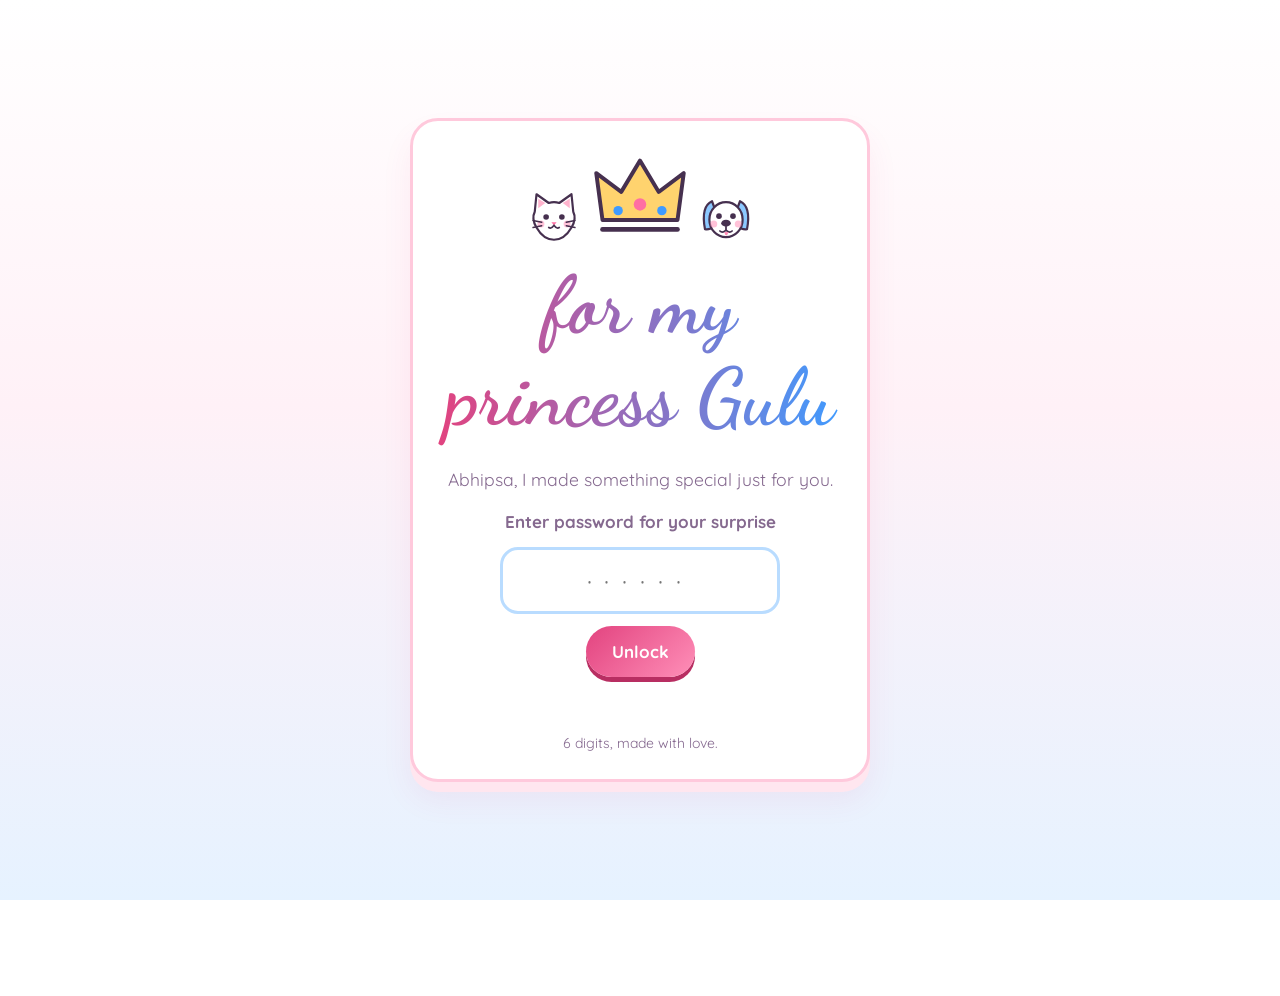
<file: index.html>
<!doctype html>
<html lang="en" data-page="gate">
<head>
<meta charset="utf-8">
<meta name="viewport" content="width=device-width, initial-scale=1, viewport-fit=cover">
<title>for my princess Gulu</title>
<link rel="preconnect" href="https://fonts.googleapis.com">
<link rel="preconnect" href="https://fonts.gstatic.com" crossorigin>
<link rel="stylesheet" href="https://fonts.googleapis.com/css2?family=Dancing+Script:wght@700&family=Quicksand:wght@500;700&display=swap">
<link rel="stylesheet" href="style.css">
<script src="script.js"></script>
</head>
<body>
<main class="wrap gate">
  <div class="card" id="gate-card">
    <div style="display:flex;gap:8px;align-items:flex-end">
      <span class="sticker bob" data-s="cat"></span>
      <span class="sticker lg wiggle" data-s="crown"></span>
      <span class="sticker bob delay2" data-s="dog"></span>
    </div>
    <h1 class="title">for my princess Gulu</h1>
    <p class="sub">Abhipsa, I made something special just for you.</p>
    <form id="gate-form" autocomplete="off" style="display:grid;gap:12px;justify-items:center;width:100%">
      <label for="pw">Enter password for your surprise</label>
      <input id="pw" type="password" inputmode="numeric" maxlength="6" placeholder="······" autocomplete="off" aria-describedby="msg">
      <button class="btn" type="submit">Unlock</button>
    </form>
    <p class="msg" id="msg" role="status"></p>
    <p class="hint" id="hint" hidden>Hint: the day you said that you too love me the first time</p>
    <p class="small">6 digits, made with love.</p>
  </div>
</main>
</body>
</html>
</file>
<file: style.css>
/* For my princess Gulu: pink and white, with a lot of blue (her favourite colour). */
:root {
  --pink: #ff8fb8;
  --pink-deep: #e2437f;
  --pink-soft: #ffe6ef;
  --pink-line: #ffc9dc;
  --blue: #3f9bff;
  --blue-deep: #2a6fd6;
  --blue-soft: #e3f1ff;
  --blue-line: #b9dcff;
  --ink: #46304f;
  --muted: #85698f;
  --script: "Dancing Script", "Brush Script MT", cursive;
  --body: "Quicksand", system-ui, -apple-system, "Segoe UI", sans-serif;
}
* { box-sizing: border-box; }
[hidden] { display: none !important; }
html { scroll-behavior: smooth; }
body {
  margin: 0; min-height: 100vh;
  font-family: var(--body); font-size: 17px; line-height: 1.6; color: var(--ink);
  background: linear-gradient(180deg, #ffffff 0%, #fff1f7 45%, #e6f2ff 100%) fixed;
  overflow-x: hidden;
  padding-bottom: 96px;
}
h1, h2, h3 { margin: 0; line-height: 1.15; }
p { margin: 0; }
a { color: inherit; }
.wrap { position: relative; z-index: 2; max-width: 980px; margin: 0 auto; padding: 0 16px; }

/* top navigation */
.top { display: flex; flex-wrap: wrap; align-items: center; justify-content: space-between; gap: 10px 20px; padding: 16px 0 8px; }
.brand { font-family: var(--script); font-size: 1.9rem; font-weight: 700; color: var(--pink-deep); text-decoration: none; }
.links { display: flex; flex-wrap: wrap; gap: 8px; }
.links a { text-decoration: none; font-weight: 700; font-size: 15px; padding: 8px 16px; border-radius: 999px; background: #fff; border: 2px solid var(--pink-line); color: var(--ink); transition: transform .2s, background .2s; }
.links a:hover { transform: translateY(-2px); background: var(--pink-soft); }
.links a[aria-current="page"] { background: var(--pink-deep); border-color: var(--pink-deep); color: #fff; }

/* headings */
.title { font-family: var(--script); font-weight: 700; font-size: clamp(2.6rem, 10vw, 5rem); background: linear-gradient(90deg, var(--pink-deep), var(--blue)); -webkit-background-clip: text; background-clip: text; color: transparent; padding-bottom: .1em; }
.page-title { font-family: var(--script); font-weight: 700; font-size: clamp(2.2rem, 8vw, 3.6rem); color: var(--pink-deep); }
.sub { color: var(--muted); font-size: 1.1rem; max-width: 46ch; }
.hero { text-align: center; padding: 28px 0 12px; display: grid; justify-items: center; gap: 12px; }
.head { text-align: center; padding: 24px 0 18px; display: grid; justify-items: center; gap: 8px; }

/* cards and buttons */
.card { background: #fff; border: 3px solid var(--pink-line); border-radius: 28px; padding: 24px; box-shadow: 0 10px 0 var(--pink-soft), 0 18px 30px rgba(226, 67, 127, .08); }
.card.blue { border-color: var(--blue-line); box-shadow: 0 10px 0 var(--blue-soft), 0 18px 30px rgba(63, 155, 255, .1); }
.btn { font: inherit; font-weight: 700; border: 0; cursor: pointer; padding: 12px 26px; border-radius: 999px; color: #fff; background: linear-gradient(135deg, var(--pink-deep), var(--pink)); box-shadow: 0 5px 0 #b82e62; transition: transform .15s, box-shadow .15s; text-decoration: none; display: inline-block; }
.btn:hover { transform: translateY(-2px); }
.btn:active { transform: translateY(3px); box-shadow: 0 2px 0 #b82e62; }
.btn.blue { background: linear-gradient(135deg, var(--blue-deep), var(--blue)); box-shadow: 0 5px 0 #1d56ad; }
.btn.blue:active { box-shadow: 0 2px 0 #1d56ad; }
a:focus-visible, button:focus-visible, input:focus-visible { outline: 3px solid var(--blue); outline-offset: 3px; }

/* stickers and animation */
.sticker { display: inline-block; width: 56px; height: 56px; flex: none; }
.sticker svg { width: 100%; height: 100%; display: block; }
.sticker.lg { width: 100px; height: 100px; }
.sticker.xl { width: 130px; height: 130px; }
.bob { animation: bob 2.6s ease-in-out infinite; }
.wiggle { animation: wiggle 2.2s ease-in-out infinite; }
.pulse { animation: pulse 1.6s ease-in-out infinite; }
.twinkle { animation: twinkle 2s ease-in-out infinite; }
.delay1 { animation-delay: .4s; } .delay2 { animation-delay: .9s; } .delay3 { animation-delay: 1.4s; }
@keyframes bob { 0%, 100% { transform: translateY(0); } 50% { transform: translateY(-10px); } }
@keyframes wiggle { 0%, 100% { transform: rotate(-6deg); } 50% { transform: rotate(6deg); } }
@keyframes pulse { 0%, 100% { transform: scale(1); } 50% { transform: scale(1.12); } }
@keyframes twinkle { 0%, 100% { opacity: .35; transform: scale(.8); } 50% { opacity: 1; transform: scale(1.1); } }
@keyframes shake { 0%, 100% { transform: translateX(0); } 20% { transform: translateX(-10px); } 40% { transform: translateX(10px); } 60% { transform: translateX(-7px); } 80% { transform: translateX(7px); } }
.shake { animation: shake .45s; }
.floaters { position: fixed; inset: 0; z-index: 1; overflow: hidden; pointer-events: none; }
.floaters .f { position: absolute; bottom: -80px; opacity: .55; animation: rise linear infinite; }
@keyframes rise { 0% { transform: translateY(0) rotate(0); } 100% { transform: translateY(-115vh) rotate(40deg); } }
.pals { position: fixed; bottom: 0; z-index: 5; width: 74px; height: 74px; border: 0; background: none; padding: 0; cursor: pointer; }
.pals.left { left: max(8px, env(safe-area-inset-left, 0px)); }
.pals.right { right: max(8px, env(safe-area-inset-right, 0px)); }
.fx-bit { position: fixed; z-index: 50; width: 30px; height: 30px; pointer-events: none; }
.fx-bit svg { width: 100%; height: 100%; }

/* gate page */
.gate { min-height: 100vh; display: grid; place-items: center; padding: 28px 0; }
.gate .card { width: min(460px, 100%); text-align: center; display: grid; gap: 14px; justify-items: center; }
.gate input { font: inherit; font-size: 1.6rem; letter-spacing: .5em; text-align: center; width: min(280px, 100%); padding: 10px 12px; border-radius: 18px; border: 3px solid var(--blue-line); background: #fff; color: var(--ink); }
.gate label { font-weight: 700; color: var(--muted); }
.msg { min-height: 1.6em; font-weight: 700; color: var(--pink-deep); }
.hint { background: var(--blue-soft); border: 2px dashed var(--blue); color: var(--blue-deep); border-radius: 18px; padding: 12px 16px; font-weight: 700; }
.small { font-size: 14px; color: var(--muted); }

/* home doors */
.counter { display: grid; justify-items: center; gap: 6px; margin: 16px auto 0; width: min(560px, 100%); text-align: center; }
.counter .big { font-family: var(--script); font-size: clamp(2rem, 8vw, 3rem); font-weight: 700; color: var(--blue-deep); }
.doors { display: grid; grid-template-columns: repeat(auto-fit, minmax(220px, 1fr)); gap: 18px; margin-top: 26px; }
.door { text-decoration: none; display: grid; justify-items: center; gap: 8px; text-align: center; padding: 22px 18px; background: #fff; border: 3px solid var(--pink-line); border-radius: 28px; box-shadow: 0 8px 0 var(--pink-soft); transition: transform .2s; }
.door:nth-child(even) { border-color: var(--blue-line); box-shadow: 0 8px 0 var(--blue-soft); }
.door:hover { transform: translateY(-6px) rotate(-1deg); }
.door h2 { font-family: var(--script); font-size: 2rem; color: var(--pink-deep); }
.door:nth-child(even) h2 { color: var(--blue-deep); }
.door p { color: var(--muted); font-size: 15px; }

/* messages */
.mails { display: grid; grid-template-columns: repeat(auto-fit, minmax(290px, 1fr)); gap: 18px; align-items: start; }
.mail { padding: 0; overflow: hidden; }
.mail > button { width: 100%; font: inherit; color: inherit; background: none; border: 0; cursor: pointer; display: flex; align-items: center; gap: 14px; padding: 18px 20px; text-align: left; }
.mail h2 { font-family: var(--script); font-size: 1.8rem; color: var(--pink-deep); }
.mail.blue h2 { color: var(--blue-deep); }
.mail .tap { font-size: 13px; color: var(--muted); font-weight: 700; }
.mail .body { display: grid; grid-template-rows: 0fr; transition: grid-template-rows .45s ease; }
.mail.open .body { grid-template-rows: 1fr; }
.mail .body > div { overflow: hidden; }
.mail .body p { padding: 0 22px 22px; font-size: 1.05rem; }

/* photos */
.photos { display: grid; grid-template-columns: repeat(auto-fit, minmax(240px, 1fr)); gap: 30px 22px; padding: 12px 0; }
.polaroid { background: #fff; padding: 12px 12px 14px; border-radius: 10px; box-shadow: 0 10px 24px rgba(70, 48, 79, .16); position: relative; transition: transform .25s; margin: 0; min-width: 0; }
.polaroid:nth-child(1) { transform: rotate(-3deg); } .polaroid:nth-child(2) { transform: rotate(2deg); } .polaroid:nth-child(3) { transform: rotate(-1.5deg); }
.polaroid:nth-child(4) { transform: rotate(2.5deg); } .polaroid:nth-child(5) { transform: rotate(-2deg); } .polaroid:nth-child(6) { transform: rotate(1.5deg); }
.polaroid:hover { transform: rotate(0) scale(1.03); z-index: 3; }
.polaroid::before { content: ""; position: absolute; top: -12px; left: 50%; width: 84px; height: 24px; transform: translateX(-50%) rotate(-3deg); background: rgba(255, 143, 184, .6); border-radius: 4px; }
.polaroid:nth-child(even)::before { background: rgba(63, 155, 255, .45); }
.shot { position: relative; aspect-ratio: 1 / 1; border-radius: 6px; overflow: hidden; background: linear-gradient(135deg, var(--pink-soft), var(--blue-soft)); display: grid; place-items: center; cursor: zoom-in; }
.shot .ph { display: grid; justify-items: center; gap: 4px; color: var(--muted); font-weight: 700; text-align: center; font-size: 14px; padding: 8px; }
.shot img { position: absolute; inset: 0; width: 100%; height: 100%; object-fit: cover; }
.polaroid figcaption { font-family: var(--script); font-size: 1.5rem; text-align: center; padding-top: 8px; color: var(--pink-deep); }
.lightbox { position: fixed; inset: 0; z-index: 60; background: rgba(70, 48, 79, .85); display: none; place-items: center; padding: 20px; cursor: zoom-out; }
.lightbox.on { display: grid; }
.lightbox img { max-width: 100%; max-height: 90vh; border-radius: 12px; border: 8px solid #fff; }

/* favourites */
.favs { display: grid; grid-template-columns: repeat(auto-fit, minmax(270px, 1fr)); gap: 18px; }
.fav { display: grid; grid-template-columns: auto 1fr; gap: 16px; align-items: center; cursor: pointer; transition: transform .2s; padding: 18px 20px; }
.fav:hover { transform: translateY(-4px); }
.fav h2 { font-family: var(--script); font-size: 1.9rem; color: var(--pink-deep); }
.fav.blue h2 { color: var(--blue-deep); }
.fav p { color: var(--muted); font-size: 15px; }
.fav .sticker.hop { animation: hop .5s; }
@keyframes hop { 0%, 100% { transform: translateY(0); } 40% { transform: translateY(-18px) rotate(-8deg); } 70% { transform: translateY(0) rotate(6deg); } }
.swatch { width: 100px; height: 100px; border-radius: 50%; background: radial-gradient(circle at 30% 30%, #9fd0ff, var(--blue) 55%, var(--blue-deep)); box-shadow: 0 0 0 6px var(--blue-soft), 0 0 0 10px #fff, 0 0 0 13px var(--blue-line); animation: pulse 2.4s ease-in-out infinite; }
.center { text-align: center; margin-top: 28px; }

/* surprise */
.ask { text-align: center; display: grid; justify-items: center; gap: 18px; padding: 28px 0; }
.arena { position: relative; width: min(520px, 100%); height: 170px; display: grid; place-items: center; }
.arena .row { display: flex; gap: 18px; align-items: center; }
.arena .no { transition: left .25s, top .25s; }
.yes-big { transition: transform .2s; }
.reveal { display: none; text-align: center; gap: 14px; justify-items: center; padding: 20px 0; }
.reveal.on { display: grid; }

@media (max-width: 520px) { .fav { grid-template-columns: 1fr; justify-items: center; text-align: center; } .brand { font-size: 1.6rem; } }
@media (prefers-reduced-motion: reduce) {
  .bob, .wiggle, .pulse, .twinkle, .swatch, .floaters .f { animation: none; }
  .mail .body, .door, .btn, .polaroid { transition: none; }
}
</file>
